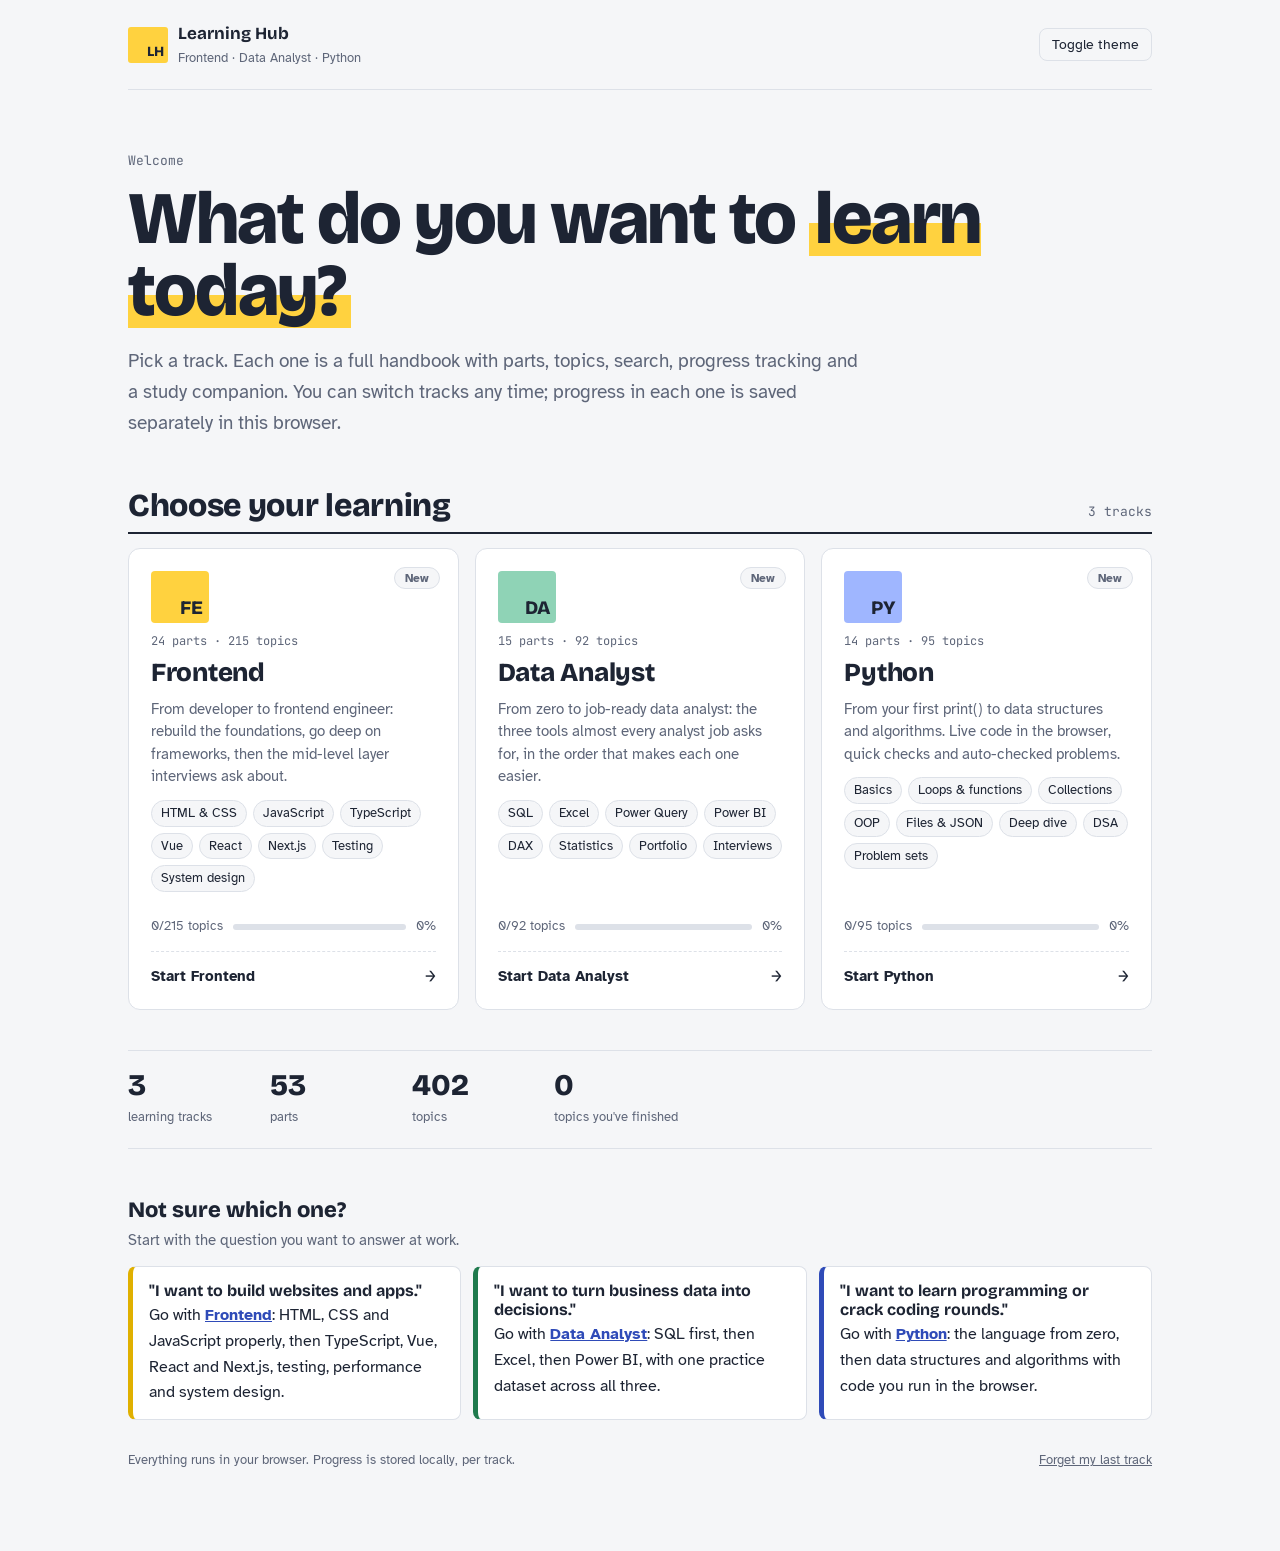
<file: index.html>
<!DOCTYPE html>
<html lang="en">
<head>
<meta charset="UTF-8">
<meta name="viewport" content="width=device-width, initial-scale=1">
<title>Learning Hub</title>
<link rel="preconnect" href="https://fonts.googleapis.com">
<link rel="preconnect" href="https://fonts.gstatic.com" crossorigin>
<link href="https://fonts.googleapis.com/css2?family=Atkinson+Hyperlegible:ital,wght@0,400;0,700;1,400&family=Bricolage+Grotesque:opsz,wght@12..96,500;12..96,700;12..96,800&family=JetBrains+Mono:wght@400;600&display=swap" rel="stylesheet">
<style>
:root{
  --paper:#F5F6F8; --sheet:#FFFFFF; --ink:#1D2433; --muted:#5E6679; --line:#DDE1E8;
  --hi:#FFD23F; --hi-soft:rgba(255,210,63,.42); --blue:#2F4BB8; --red:#B42318; --green:#1F7A4D; --violet:#6941C6;
  --sans:"Atkinson Hyperlegible",system-ui,-apple-system,"Segoe UI",Roboto,sans-serif;
  --display:"Bricolage Grotesque","Atkinson Hyperlegible",system-ui,sans-serif;
  --mono:"JetBrains Mono",ui-monospace,SFMono-Regular,Menlo,Consolas,monospace;
}
@media (prefers-color-scheme: dark){
  :root:not([data-theme="light"]){
    --paper:#131A27; --sheet:#1A2233; --ink:#E4E8F0; --muted:#9AA3B8; --line:#2C3649;
    --hi-soft:rgba(255,210,63,.24); --blue:#8FA8FF; --red:#FF8A7A; --green:#6FD3A0; --violet:#B69CFF;
  }
}
:root[data-theme="dark"]{
  --paper:#131A27; --sheet:#1A2233; --ink:#E4E8F0; --muted:#9AA3B8; --line:#2C3649;
  --hi-soft:rgba(255,210,63,.24); --blue:#8FA8FF; --red:#FF8A7A; --green:#6FD3A0; --violet:#B69CFF;
}
*{box-sizing:border-box}
@media (prefers-reduced-motion:reduce){*{transition:none!important;animation:none!important}}
body{margin:0;background:var(--paper);color:var(--ink);font:17px/1.65 var(--sans);-webkit-font-smoothing:antialiased}
a{color:var(--blue)}
:focus-visible{outline:3px solid var(--blue);outline-offset:2px;border-radius:4px}
.wrap{max-width:1120px;margin:0 auto;padding:0 clamp(16px,5vw,48px) 80px}

/* top bar */
.top{display:flex;align-items:center;gap:12px;padding:20px 0;border-bottom:1px solid var(--line)}
.brand{display:flex;align-items:center;gap:10px;text-decoration:none;color:var(--ink);flex:1;min-width:0}
.logo{display:grid;place-items:end end;width:40px;height:36px;background:var(--hi);color:#1D2433;font:800 14px/1 var(--display);padding:0 4px 4px 0;border-radius:3px;flex:none}
.brand b{font:700 17px/1.1 var(--display)}
.brand small{display:block;color:var(--muted);font-size:13px}
button.ghost{background:transparent;border:1px solid var(--line);color:var(--ink);border-radius:8px;padding:7px 12px;font:14px var(--sans);cursor:pointer;white-space:nowrap}
button.ghost:hover{border-color:var(--ink)}

/* hero */
.hero{padding:56px 0 30px}
.hero .k{font:13px var(--mono);color:var(--muted)}
.hero h1{font:800 clamp(38px,7vw,74px)/.98 var(--display);margin:8px 0 18px;letter-spacing:-.02em}
.hero h1 .mark{background:linear-gradient(transparent 55%,var(--hi) 55%,var(--hi) 92%,transparent 92%);padding:0 .08em}
.hero p{max-width:62ch;font-size:19px;color:var(--muted);margin:0}
.resume{display:flex;flex-wrap:wrap;align-items:center;gap:10px;margin-top:22px}
.resume[hidden]{display:none}
.btn{display:inline-flex;align-items:center;gap:8px;border-radius:8px;padding:11px 16px;font:700 15px var(--sans);text-decoration:none;cursor:pointer;border:1px solid var(--ink)}
.btn.primary{background:var(--ink);color:var(--sheet)}
.btn.secondary{background:transparent;color:var(--ink)}

/* track picker */
.pick-h{display:flex;align-items:baseline;justify-content:space-between;gap:12px;flex-wrap:wrap;margin:18px 0 14px;border-bottom:2px solid var(--ink);padding-bottom:8px}
.pick-h h2{font:800 clamp(24px,3.2vw,32px)/1.15 var(--display);margin:0;letter-spacing:-.01em}
.pick-h span{font:13px var(--mono);color:var(--muted)}
.tracks{display:grid;grid-template-columns:repeat(auto-fit,minmax(min(100%,320px),1fr));gap:16px}
.track{position:relative;display:flex;flex-direction:column;gap:10px;padding:22px;border:1px solid var(--line);border-radius:12px;background:var(--sheet);color:var(--ink);text-decoration:none;transition:border-color .15s,transform .15s}
.track:hover{border-color:var(--ink);transform:translateY(-2px)}
.track.complete{border-color:var(--green)}
.track .tile{display:grid;place-items:end end;width:58px;height:52px;font:800 19px/1 var(--display);padding:0 6px 6px 0;border-radius:4px;color:#1D2433;background:var(--hi)}
.track[data-t="frontend"] .tile{background:#FFD23F}
.track[data-t="data"] .tile{background:#8FD3B6}
.track[data-t="python"] .tile{background:#9FB6FF}
.track .k{font:12px var(--mono);color:var(--muted)}
.track b.t{font:800 26px/1.1 var(--display);letter-spacing:-.01em}
.track .d{font-size:15px;color:var(--muted);line-height:1.5;margin:0}
.chips{display:flex;flex-wrap:wrap;gap:6px;margin:2px 0 4px;padding:0;list-style:none}
.chips li{font-size:12.5px;padding:2px 9px;border:1px solid var(--line);border-radius:999px;background:var(--paper);color:var(--ink)}
.track .grow{flex:1}
.prog{display:flex;align-items:center;gap:10px;font-size:13px;color:var(--muted)}
.pbar{flex:1;height:6px;background:var(--line);border-radius:3px;overflow:hidden}
.pbar i{display:block;height:100%;width:0;background:var(--hi);transition:width .3s}
.track .go{display:flex;align-items:center;justify-content:space-between;gap:10px;margin-top:4px;padding-top:12px;border-top:1px dashed var(--line);font:700 15px var(--sans)}
.track .go .arrow{font:700 18px var(--mono)}
.track .badge{position:absolute;top:18px;right:18px;font:700 12px var(--sans);padding:3px 10px;border-radius:999px;border:1px solid var(--line);color:var(--muted);background:var(--paper)}
.track .badge.on{border-color:var(--green);color:var(--green)}

/* helper */
.help{margin-top:48px}
.help h2{font:800 22px/1.2 var(--display);margin:0 0 4px}
.help>p{margin:0 0 14px;color:var(--muted);font-size:15px}
.grid3{display:grid;grid-template-columns:repeat(auto-fit,minmax(min(100%,240px),1fr));gap:12px}
.note{border-radius:8px;padding:14px 16px;border:1px solid var(--line);background:var(--sheet);font-size:15.5px}
.note b{display:block;font:700 16px var(--display);margin-bottom:2px}
.note.a{border-left:5px solid #E0B000}.note.b{border-left:5px solid var(--green)}.note.c{border-left:5px solid var(--blue)}
.note a{font-weight:700}
.stats{display:flex;flex-wrap:wrap;gap:22px;margin-top:40px;padding:18px 0;border-top:1px solid var(--line);border-bottom:1px solid var(--line)}
.stats div{min-width:120px}
.stats b{display:block;font:800 30px/1.1 var(--display)}
.stats span{font-size:13px;color:var(--muted)}
footer{margin-top:30px;font-size:13px;color:var(--muted);display:flex;justify-content:space-between;gap:12px;flex-wrap:wrap}
footer button{background:none;border:0;color:var(--muted);text-decoration:underline;cursor:pointer;font:13px var(--sans);padding:0}
@media (max-width:600px){body{font-size:16px}.hero{padding-top:34px}.hero p{font-size:17px}.brand small{display:none}}
</style>
</head>
<body>
<div class="wrap">
  <header class="top">
    <a class="brand" href="./"><span class="logo">LH</span><span><b>Learning Hub</b><small>Frontend · Data Analyst · Python</small></span></a>
    <button class="ghost" id="themeBtn" type="button">Toggle theme</button>
  </header>

  <section class="hero" aria-labelledby="title">
    <span class="k">Welcome<span id="hello"></span></span>
    <h1 id="title">What do you want to <span class="mark">learn today?</span></h1>
    <p>Pick a track. Each one is a full handbook with parts, topics, search, progress tracking and a study companion. You can switch tracks any time; progress in each one is saved separately in this browser.</p>
    <div class="resume" id="resume" hidden>
      <a class="btn primary" id="resumeBtn" href="#">Continue</a>
      <span id="resumeText" style="color:var(--muted);font-size:14px"></span>
    </div>
  </section>

  <div class="pick-h"><h2>Choose your learning</h2><span>3 tracks</span></div>
  <div class="tracks" id="tracks"></div>

  <div class="stats" id="stats"></div>

  <section class="help">
    <h2>Not sure which one?</h2>
    <p>Start with the question you want to answer at work.</p>
    <div class="grid3">
      <div class="note a"><b>"I want to build websites and apps."</b>Go with <a href="frontend/index.html">Frontend</a>: HTML, CSS and JavaScript properly, then TypeScript, Vue, React and Next.js, testing, performance and system design.</div>
      <div class="note b"><b>"I want to turn business data into decisions."</b>Go with <a href="data-analyst/index.html">Data Analyst</a>: SQL first, then Excel, then Power BI, with one practice dataset across all three.</div>
      <div class="note c"><b>"I want to learn programming or crack coding rounds."</b>Go with <a href="python/index.html">Python</a>: the language from zero, then data structures and algorithms with code you run in the browser.</div>
    </div>
  </section>

  <footer><span>Everything runs in your browser. Progress is stored locally, per track.</span><button id="resetHub" type="button">Forget my last track</button></footer>
</div>

<script>
(function(){
const store={get(k,d){try{const v=localStorage.getItem(k);return v===null?d:JSON.parse(v)}catch(e){return d}},set(k,v){try{localStorage.setItem(k,JSON.stringify(v))}catch(e){}}};
const $=s=>document.querySelector(s);
const esc=s=>String(s).replace(/[&<>"']/g,c=>({'&':'&amp;','<':'&lt;','>':'&gt;','"':'&quot;',"'":'&#39;'}[c]));

/* each track keeps its own keys: <prefix>-done (finished topic ids), <prefix>-last (last topic), <prefix>-theme */
const TRACKS=[
 {id:'frontend',tile:'FE',href:'frontend/index.html',prefix:'feb',coach:'coach-v1',title:'Frontend',parts:24,kicker:'24 parts · 215 topics',
  desc:'From developer to frontend engineer: rebuild the foundations, go deep on frameworks, then the mid-level layer interviews ask about.',
  chips:['HTML & CSS','JavaScript','TypeScript','Vue','React','Next.js','Testing','System design'],topics:215},
 {id:'data',tile:'DA',href:'data-analyst/index.html',prefix:'dab',coach:'dacoach-v1',title:'Data Analyst',parts:15,kicker:'15 parts · 92 topics',
  desc:'From zero to job-ready data analyst: the three tools almost every analyst job asks for, in the order that makes each one easier.',
  chips:['SQL','Excel','Power Query','Power BI','DAX','Statistics','Portfolio','Interviews'],topics:92},
 {id:'python',tile:'PY',href:'python/index.html',prefix:'pyh',coach:'pycoach-v1',title:'Python',parts:14,kicker:'14 parts · 95 topics',
  desc:'From your first print() to data structures and algorithms. Live code in the browser, quick checks and auto-checked problems.',
  chips:['Basics','Loops & functions','Collections','OOP','Files & JSON','Deep dive','DSA','Problem sets'],topics:95}
];

/* theme: shared with every handbook so the choice follows you */
const root=document.documentElement;
const savedTheme=store.get('hub-theme',null);if(savedTheme)root.dataset.theme=savedTheme;
$('#themeBtn').onclick=()=>{const dark=root.dataset.theme?root.dataset.theme==='dark':matchMedia('(prefers-color-scheme: dark)').matches;
  root.dataset.theme=dark?'light':'dark';store.set('hub-theme',root.dataset.theme);TRACKS.forEach(t=>store.set(t.prefix+'-theme',root.dataset.theme))};

/* name from any study companion that has one */
const name=TRACKS.map(t=>store.get(t.coach,{}).name).find(Boolean);
if(name)$('#hello').textContent=' back, '+name;

function progress(t){const d=store.get(t.prefix+'-done',[]);const n=Array.isArray(d)?d.length:0;return Math.min(n,t.topics)}

let totalDone=0;
const host=$('#tracks');
TRACKS.forEach(t=>{
  const n=progress(t),pct=Math.round(n/t.topics*100),last=store.get(t.prefix+'-last',null);totalDone+=n;
  const a=document.createElement('a');a.className='track'+(n>=t.topics?' complete':'');a.dataset.t=t.id;
  a.href=t.href+(last?'#'+encodeURIComponent(last):'');
  a.innerHTML=`<span class="badge${n?' on':''}">${n>=t.topics?'Completed':n?'In progress':'New'}</span>
    <span class="tile">${t.tile}</span>
    <span class="k">${esc(t.kicker)}</span>
    <b class="t">${esc(t.title)}</b>
    <p class="d">${esc(t.desc)}</p>
    <ul class="chips">${t.chips.map(c=>`<li>${esc(c)}</li>`).join('')}</ul>
    <span class="grow"></span>
    <span class="prog"><span>${n}/${t.topics} topics</span><span class="pbar"><i style="width:${pct}%"></i></span><span>${pct}%</span></span>
    <span class="go"><span>${n?'Continue learning':'Start '+esc(t.title)}</span><span class="arrow">→</span></span>`;
  a.addEventListener('click',()=>store.set('hub-last',t.id));
  host.appendChild(a);
});

/* resume the last track you opened */
const lastId=store.get('hub-last',null),lt=TRACKS.find(t=>t.id===lastId);
if(lt){const last=store.get(lt.prefix+'-last',null);
  $('#resume').hidden=false;$('#resumeBtn').textContent='Continue '+lt.title;
  $('#resumeBtn').href=lt.href+(last?'#'+encodeURIComponent(last):'');
  $('#resumeText').textContent=`${progress(lt)} of ${lt.topics} topics done`;}
$('#resetHub').onclick=()=>{try{localStorage.removeItem('hub-last')}catch(e){}$('#resume').hidden=true};

const all=TRACKS.reduce((s,t)=>s+t.topics,0);
$('#stats').innerHTML=`<div><b>3</b><span>learning tracks</span></div><div><b>${TRACKS.reduce((s,t)=>s+t.parts,0)}</b><span>parts</span></div><div><b>${all}</b><span>topics</span></div><div><b>${totalDone}</b><span>topics you've finished</span></div>`;
})();
</script>
</body>
</html>
</file>
